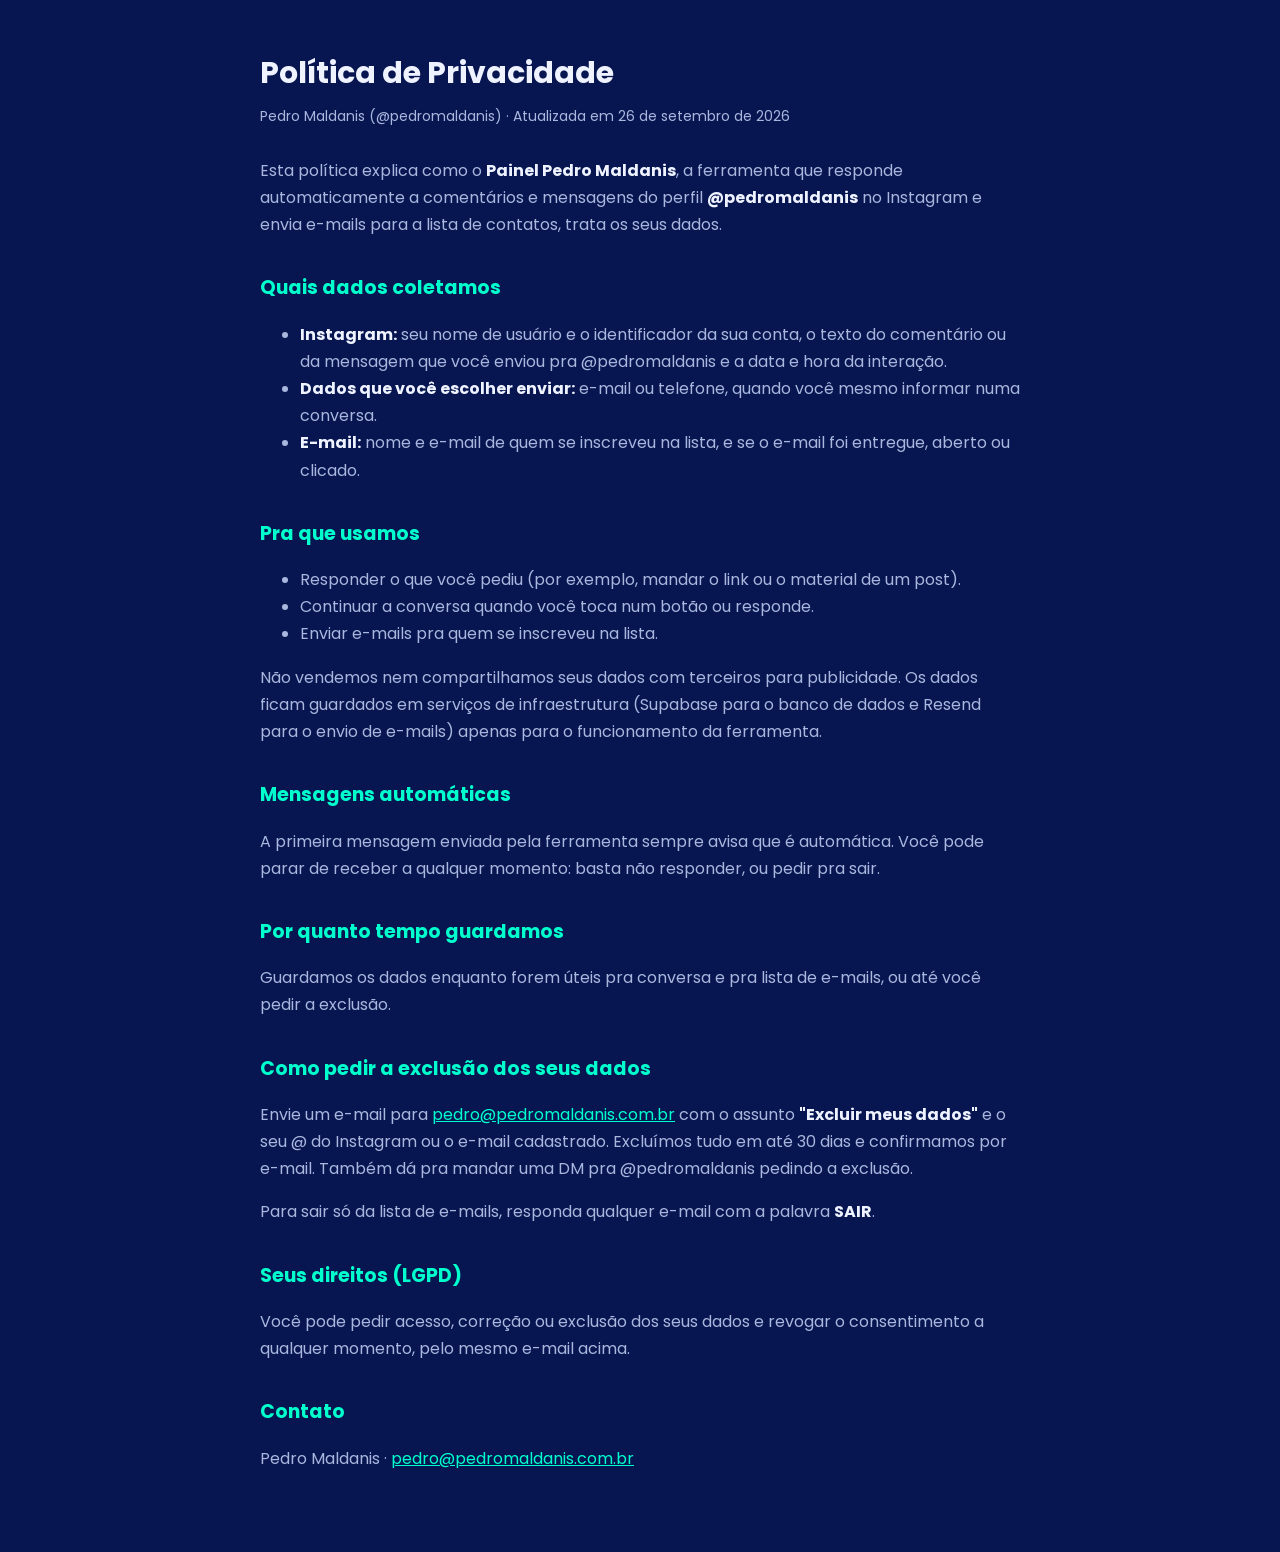
<file: privacidade.html>
<!doctype html>
<html lang="pt-BR">
<head>
  <meta charset="utf-8">
  <meta name="viewport" content="width=device-width, initial-scale=1">
  <title>Política de Privacidade · Pedro Maldanis</title>
  <link rel="preconnect" href="https://fonts.googleapis.com">
  <link rel="preconnect" href="https://fonts.gstatic.com" crossorigin>
  <link href="https://fonts.googleapis.com/css2?family=Poppins:wght@400;600;700&display=swap" rel="stylesheet">
  <style>
    :root { --cor: #00ffcd; --fundo: #071651; --texto: #eef3ff; --texto-2: #a9b6dd; }
    body { margin: 0; background: var(--fundo); color: var(--texto); font-family: "Poppins", system-ui, sans-serif; line-height: 1.7; }
    main { max-width: 760px; margin: 0 auto; padding: 48px 16px 64px; }
    h1 { font-size: 30px; margin: 0 0 6px; }
    h2 { font-size: 19px; margin: 34px 0 8px; color: var(--cor); }
    p, li { color: var(--texto-2); }
    strong { color: var(--texto); }
    a { color: var(--cor); }
    .data { font-size: 14px; color: var(--texto-2); margin-bottom: 28px; }
  </style>
</head>
<body>
  <main>
    <h1>Política de Privacidade</h1>
    <div class="data">Pedro Maldanis (@pedromaldanis) · Atualizada em 26 de setembro de 2026</div>

    <p>Esta política explica como o <strong>Painel Pedro Maldanis</strong>, a ferramenta que responde automaticamente a comentários e mensagens do perfil <strong>@pedromaldanis</strong> no Instagram e envia e-mails para a lista de contatos, trata os seus dados.</p>

    <h2>Quais dados coletamos</h2>
    <ul>
      <li><strong>Instagram:</strong> seu nome de usuário e o identificador da sua conta, o texto do comentário ou da mensagem que você enviou pra @pedromaldanis e a data e hora da interação.</li>
      <li><strong>Dados que você escolher enviar:</strong> e-mail ou telefone, quando você mesmo informar numa conversa.</li>
      <li><strong>E-mail:</strong> nome e e-mail de quem se inscreveu na lista, e se o e-mail foi entregue, aberto ou clicado.</li>
    </ul>

    <h2>Pra que usamos</h2>
    <ul>
      <li>Responder o que você pediu (por exemplo, mandar o link ou o material de um post).</li>
      <li>Continuar a conversa quando você toca num botão ou responde.</li>
      <li>Enviar e-mails pra quem se inscreveu na lista.</li>
    </ul>
    <p>Não vendemos nem compartilhamos seus dados com terceiros para publicidade. Os dados ficam guardados em serviços de infraestrutura (Supabase para o banco de dados e Resend para o envio de e-mails) apenas para o funcionamento da ferramenta.</p>

    <h2>Mensagens automáticas</h2>
    <p>A primeira mensagem enviada pela ferramenta sempre avisa que é automática. Você pode parar de receber a qualquer momento: basta não responder, ou pedir pra sair.</p>

    <h2>Por quanto tempo guardamos</h2>
    <p>Guardamos os dados enquanto forem úteis pra conversa e pra lista de e-mails, ou até você pedir a exclusão.</p>

    <h2 id="exclusao">Como pedir a exclusão dos seus dados</h2>
    <p>Envie um e-mail para <a href="mailto:pedro@pedromaldanis.com.br?subject=Excluir%20meus%20dados">pedro@pedromaldanis.com.br</a> com o assunto <strong>"Excluir meus dados"</strong> e o seu @ do Instagram ou o e-mail cadastrado. Excluímos tudo em até 30 dias e confirmamos por e-mail. Também dá pra mandar uma DM pra @pedromaldanis pedindo a exclusão.</p>
    <p>Para sair só da lista de e-mails, responda qualquer e-mail com a palavra <strong>SAIR</strong>.</p>

    <h2>Seus direitos (LGPD)</h2>
    <p>Você pode pedir acesso, correção ou exclusão dos seus dados e revogar o consentimento a qualquer momento, pelo mesmo e-mail acima.</p>

    <h2>Contato</h2>
    <p>Pedro Maldanis · <a href="mailto:pedro@pedromaldanis.com.br">pedro@pedromaldanis.com.br</a></p>
  </main>
</body>
</html>
</file>
